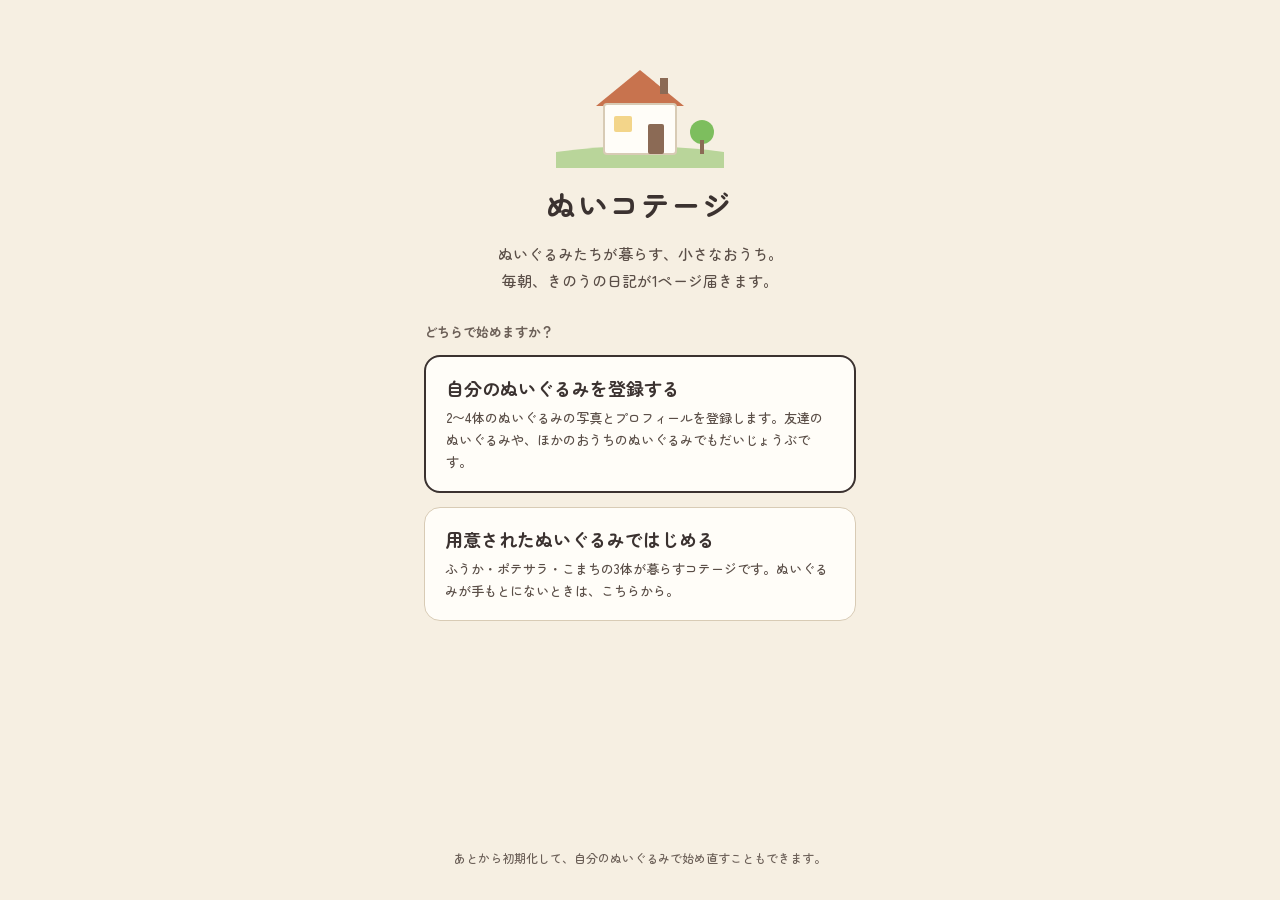
<file: index.html>
<!doctype html>
<html lang="ja">
<head>
  <meta charset="utf-8">
  <meta name="viewport" content="width=device-width, initial-scale=1, viewport-fit=cover">
  <meta name="theme-color" content="#F6EFE2">
  <title>ぬいコテージ</title>
  <link rel="manifest" href="manifest.json">
  <link rel="icon" href="icons/icon-192.png">
  <link rel="apple-touch-icon" href="icons/apple-touch-icon.png">
  <meta name="apple-mobile-web-app-capable" content="yes">
  <meta name="mobile-web-app-capable" content="yes">
  <meta name="apple-mobile-web-app-title" content="ぬいコテージ">
  <!-- 時計の部分はアプリの外（明るい帯）にする。black-translucent で絵を時計の裏まで出すと、iPhone は開くたびに
       アプリの高さを時計のぶん短くしたりしなかったりして、下に空きが出るため（2026-10-30 に iPhone 13 で確かめた）。
       製品版で Capacitor に入れるときは、StatusBar を WebView に重ねて絵を時計の裏まで出し、日付や帯は env(safe-area-inset-*) の内側に置く -->
  <meta name="apple-mobile-web-app-status-bar-style" content="default">
  <link rel="stylesheet" href="fonts/fonts.css">
  <link rel="stylesheet" href="style.css">
</head>
<body>
  <main class="app" id="app"></main>
  <script type="module" src="js/main.js"></script>
  <script>
    // 開発中（localhost）はキャッシュで古いファイルが出ないよう、Service Worker を使わない
    if ('serviceWorker' in navigator && !['localhost', '127.0.0.1'].includes(location.hostname)) {
      navigator.serviceWorker.register('sw.js');
    }
  </script>
</body>
</html>
</file>
<file: fonts/fonts.css>
/* tools/fetch-fonts.py で書き出す。手で直さない。使う文字だけを含んだ woff2 を、文字の範囲（unicode-range）ごとに読む */
@font-face {
  font-family: "Zen Maru Gothic";
  font-weight: 500;
  font-display: swap;
  src: url("zen-maru-gothic-500-1.woff2") format("woff2");
  unicode-range: U+20-7e, U+d7, U+2014, U+2026, U+2039-203a, U+2190, U+2192, U+2212, U+2460-2462, U+25cb, U+3000-3002, U+3005, U+3007, U+300c-300d, U+301c, U+3041-3096, U+30a1-30fc, U+4e00, U+4e03, U+4e09-4e0b, U+4e0d, U+4e16, U+4e18, U+4e21, U+4e26, U+4e2d, U+4e38, U+4e3b, U+4e57, U+4e71, U+4e86, U+4e88-4e89, U+4e8b-4e8c, U+4e94-4e95, U+4ea4, U+4eba, U+4eca, U+4ed5-4ed6, U+4ed8, U+4ee3, U+4ee5, U+4eee, U+4ef2, U+4ef6, U+4efb, U+4f11, U+4f1a, U+4f1d, U+4f3c, U+4f4d-4f4f, U+4f53, U+4f55, U+4f59, U+4f5c, U+4f7f, U+4f8b, U+4f9d, U+4fbf, U+4fc2, U+4fdd, U+4fe1, U+4fee, U+500d, U+5019, U+5024, U+5074, U+5076, U+5098-5099, U+50cf, U+512a, U+5143, U+5148-5149, U+5165, U+5168, U+516c, U+5171, U+5177, U+5185, U+518a, U+518d, U+5199, U+51ac, U+51b7, U+51fa, U+5206-5207, U+5217, U+521d, U+5224-5225, U+5229, U+523b, U+524a, U+524d, U+5272, U+529b, U+52a0, U+52a9, U+52b9, U+52d5, U+52dd, U+5316, U+5339-533a, U+5341, U+5348, U+534a, U+5358, U+5370, U+53bb, U+53cb, U+53cd-53ce, U+53d6-53d7, U+53e3-53e4, U+53ef-53f0, U+53f3, U+53f7, U+5404, U+5408, U+540c-540d, U+5411, U+542b, U+5438-5439, U+544a, U+5468, U+5473, U+547c, U+548c, U+54b2, U+54c1, U+54e1, U+554f, U+56db, U+56de, U+56e3, U+56f2-56f3, U+56fa, U+5712, U+571f, U+5728, U+5730, U+5742, U+5747, U+578b, U+57cb, U+5831, U+5834, U+5857, U+5897, U+58c1, U+58c7, U+58f0, U+5909, U+590f, U+5915-5916, U+591a, U+591c, U+5922, U+5927, U+5929-592b, U+592e, U+5931, U+5947, U+5965, U+597d, U+59cb, U+59ff, U+5b09, U+5b50, U+5b57-5b58, U+5b63, U+5b88-5b89, U+5b8c, U+5b9a, U+5b9f, U+5bb6, U+5bb9, U+5bc4, U+5bc6, U+5bd2, U+5bdd, U+5bf8, U+5bfe, U+5c02, U+5c0e-5c0f, U+5c11, U+5c3e, U+5c40, U+5c4a-5c4b, U+5c4f, U+5c65, U+5c71, U+5cf6, U+5ddd, U+5de3, U+5de5-5de6, U+5dee, U+5e03, U+5e2d, U+5e2f-5e30, U+5e38, U+5e3d, U+5e45, U+5e72-5e74, U+5e79, U+5e83, U+5e8a, U+5e95, U+5ea6-5ea7, U+5ead, U+5ef6, U+5f01, U+5f0f, U+5f15, U+5f31, U+5f35, U+5f37, U+5f53, U+5f62, U+5f71, U+5f79, U+5f85, U+5f8c, U+5f93, U+5fa9, U+5fc3, U+5fc5, U+5fd8, U+5fdc, U+5ff5, U+601d, U+6025, U+6027, U+606f, U+60c5, U+610f, U+611f, U+614b, U+6162-6163, U+6210, U+6226, U+6238, U+623b, U+6240, U+6249, U+624b, U+6255, U+6271, U+6295, U+6298, U+629c, U+629e, U+62bc, U+62fe, U+6301, U+6307, U+6311, U+631f, U+632f, U+6368, U+6383, U+639b, U+63a2, U+63a5, U+63a7, U+63cf, U+63db, U+63f4, U+63fa, U+64ae, U+64cd, U+652f, U+653e, U+6557, U+6559, U+6563, U+6570, U+6574-6575, U+6577, U+6587, U+6599, U+659c, U+65b0, U+65b9, U+65d7, U+65e2, U+65e5, U+65e9, U+65fa, U+660e, U+661f-6620, U+6625, U+663c, U+6642, U+6669, U+666e-666f, U+6674, U+6691, U+6696-6697, U+66ae, U+66dc, U+66f2, U+66f4, U+66f8, U+66ff-6700, U+6708-6709, U+671d, U+671f, U+6728, U+672a-672c, U+673a, U+6750, U+6761, U+6765, U+676f, U+677f, U+6795, U+679a, U+679c-679d;
}
@font-face {
  font-family: "Zen Maru Gothic";
  font-weight: 500;
  font-display: swap;
  src: url("zen-maru-gothic-500-2.woff2") format("woff2");
  unicode-range: U+67a0, U+67b6, U+67c4, U+67f1, U+6839, U+683c, U+6848, U+685c, U+6885, U+68da, U+690d, U+691c, U+697d, U+69cb, U+69d8, U+6a19, U+6a21, U+6a2a, U+6a5f, U+6b04, U+6b20-6b21, U+6b4c, U+6b62-6b63, U+6b69, U+6b74, U+6b8b, U+6bb5, U+6bcd-6bce, U+6bd4, U+6bdb, U+6c17, U+6c34, U+6c37, U+6c7a, U+6cbf, U+6cd5, U+6ce1, U+6d17, U+6d41, U+6d6e, U+6d88, U+6df1, U+6df7, U+6df9, U+6e08, U+6e21, U+6e29, U+6e2c, U+6e6f, U+6e80, U+6e90, U+6e96, U+6f22, U+6fc3, U+6fef, U+706b, U+706f, U+70b9, U+7121, U+713c, U+7167, U+71b1, U+7247-7248, U+7269, U+7279, U+72b6, U+72e9, U+72ec, U+7384, U+7387, U+7389, U+73fe, U+7406, U+7518, U+751f, U+7528, U+7531, U+753b, U+756a, U+767a-767b, U+767d, U+76ae, U+76bf, U+76db, U+76ee, U+76f4, U+76f8, U+771f-7720, U+773a, U+7740, U+77e5, U+77ed, U+77f3, U+78ba, U+793a, U+793c, U+795d, U+796d, U+79cb, U+79d2, U+79d8, U+79f0, U+79fb, U+7a2e, U+7a4d, U+7a4f, U+7a74, U+7a7a, U+7a93, U+7acb, U+7ae0, U+7aef, U+7af6, U+7b11, U+7b2c, U+7b39, U+7b52, U+7b54, U+7b97, U+7ba1, U+7bb1, U+7bc0, U+7cbe, U+7cf8, U+7d04-7d05, U+7d19, U+7d20, U+7d30, U+7d42, U+7d44, U+7d50, U+7d5e, U+7d75, U+7d9a, U+7db4, U+7dca, U+7dd1-7dd2, U+7dda, U+7de8-7de9, U+7df4, U+7e01, U+7e26, U+7e2b, U+7e2e, U+7f6e, U+7f72, U+7f8e, U+7fbd, U+7fcc, U+7fd2, U+8003, U+8005, U+8033, U+805e, U+8074, U+8089, U+80a2, U+80b2, U+80cc, U+80fd, U+81ea, U+81f4, U+821e-821f, U+826f, U+8272, U+828b, U+829d, U+82b1, U+82bd, U+82e5-82e6, U+82f1, U+8336, U+8349, U+83d3, U+83dc, U+843d, U+8449, U+8584, U+866b, U+8759, U+8760, U+884c, U+8863, U+8868, U+888b, U+88c5, U+88cf, U+88dc, U+88fd, U+8907, U+8981, U+898b, U+899a, U+89a7, U+89d2, U+89e6, U+8a00, U+8a08, U+8a18, U+8a2a, U+8a2d, U+8a31, U+8a5e, U+8a66, U+8a70-8a71, U+8a8d, U+8a95, U+8a98, U+8aac-8aad, U+8ab0, U+8abf, U+8ac7, U+8ae6, U+8b58, U+8b66, U+8c46, U+8c61, U+8ca0, U+8cac, U+8cbc, U+8d64, U+8d70, U+8d77, U+8d85, U+8d8a, U+8db3, U+8df3, U+8e0a, U+8e74, U+8eab, U+8ed2, U+8ee2, U+8ef8, U+8f09, U+8f2a, U+8fba, U+8fbc, U+8fce, U+8fd1, U+8fd4, U+8ff7, U+8ffd, U+9001, U+9003, U+9006, U+900f, U+9014, U+901a, U+901f, U+9031-9032, U+9045, U+904a-904b, U+904e, U+9053-9055, U+9060, U+9069, U+9078, U+907f, U+90e8, U+90ed, U+914d, U+91cd-91cf, U+91d1, U+9234, U+9262, U+9332, U+9577, U+9589, U+958b, U+9593, U+95a2, U+964d, U+9650, U+9664, U+967a, U+967d, U+968e, U+9694, U+969b, U+96a0, U+96c6, U+96e2, U+96e8, U+96f2, U+96f7, U+971c, U+9752, U+9759, U+9762, U+97f3, U+97fb, U+97ff, U+9805-9806, U+9811, U+982d, U+983c, U+984c-984d, U+9854, U+985e, U+98a8, U+98db, U+98df, U+98ef, U+98f2, U+98fe, U+9996, U+9999, U+9a5a, U+9ad8, U+9b3c, U+9b5a, U+9ce5, U+9cf4, U+9ec4, U+ff01, U+ff08-ff09, U+ff0b, U+ff0f, U+ff1a, U+ff1d, U+ff1f, U+ff5c;
}
@font-face {
  font-family: "Zen Maru Gothic";
  font-weight: 700;
  font-display: swap;
  src: url("zen-maru-gothic-700-1.woff2") format("woff2");
  unicode-range: U+20-7e, U+d7, U+2014, U+2026, U+2039-203a, U+2190, U+2192, U+2212, U+2460-2462, U+25cb, U+3000-3002, U+3005, U+3007, U+300c-300d, U+301c, U+3041-3096, U+30a1-30fc, U+4e00, U+4e03, U+4e09-4e0b, U+4e0d, U+4e16, U+4e18, U+4e21, U+4e26, U+4e2d, U+4e38, U+4e3b, U+4e57, U+4e71, U+4e86, U+4e88-4e89, U+4e8b-4e8c, U+4e94-4e95, U+4ea4, U+4eba, U+4eca, U+4ed5-4ed6, U+4ed8, U+4ee3, U+4ee5, U+4eee, U+4ef2, U+4ef6, U+4efb, U+4f11, U+4f1a, U+4f1d, U+4f3c, U+4f4d-4f4f, U+4f53, U+4f55, U+4f59, U+4f5c, U+4f7f, U+4f8b, U+4f9d, U+4fbf, U+4fc2, U+4fdd, U+4fe1, U+4fee, U+500d, U+5019, U+5024, U+5074, U+5076, U+5098-5099, U+50cf, U+512a, U+5143, U+5148-5149, U+5165, U+5168, U+516c, U+5171, U+5177, U+5185, U+518a, U+518d, U+5199, U+51ac, U+51b7, U+51fa, U+5206-5207, U+5217, U+521d, U+5224-5225, U+5229, U+523b, U+524a, U+524d, U+5272, U+529b, U+52a0, U+52a9, U+52b9, U+52d5, U+52dd, U+5316, U+5339-533a, U+5341, U+5348, U+534a, U+5358, U+5370, U+53bb, U+53cb, U+53cd-53ce, U+53d6-53d7, U+53e3-53e4, U+53ef-53f0, U+53f3, U+53f7, U+5404, U+5408, U+540c-540d, U+5411, U+542b, U+5438-5439, U+544a, U+5468, U+5473, U+547c, U+548c, U+54b2, U+54c1, U+54e1, U+554f, U+56db, U+56de, U+56e3, U+56f2-56f3, U+56fa, U+5712, U+571f, U+5728, U+5730, U+5742, U+5747, U+578b, U+57cb, U+5831, U+5834, U+5857, U+5897, U+58c1, U+58c7, U+58f0, U+5909, U+590f, U+5915-5916, U+591a, U+591c, U+5922, U+5927, U+5929-592b, U+592e, U+5931, U+5947, U+5965, U+597d, U+59cb, U+59ff, U+5b09, U+5b50, U+5b57-5b58, U+5b63, U+5b88-5b89, U+5b8c, U+5b9a, U+5b9f, U+5bb6, U+5bb9, U+5bc4, U+5bc6, U+5bd2, U+5bdd, U+5bf8, U+5bfe, U+5c02, U+5c0e-5c0f, U+5c11, U+5c3e, U+5c40, U+5c4a-5c4b, U+5c4f, U+5c65, U+5c71, U+5cf6, U+5ddd, U+5de3, U+5de5-5de6, U+5dee, U+5e03, U+5e2d, U+5e2f-5e30, U+5e38, U+5e3d, U+5e45, U+5e72-5e74, U+5e79, U+5e83, U+5e8a, U+5e95, U+5ea6-5ea7, U+5ead, U+5ef6, U+5f01, U+5f0f, U+5f15, U+5f31, U+5f35, U+5f37, U+5f53, U+5f62, U+5f71, U+5f79, U+5f85, U+5f8c, U+5f93, U+5fa9, U+5fc3, U+5fc5, U+5fd8, U+5fdc, U+5ff5, U+601d, U+6025, U+6027, U+606f, U+60c5, U+610f, U+611f, U+614b, U+6162-6163, U+6210, U+6226, U+6238, U+623b, U+6240, U+6249, U+624b, U+6255, U+6271, U+6295, U+6298, U+629c, U+629e, U+62bc, U+62fe, U+6301, U+6307, U+6311, U+631f, U+632f, U+6368, U+6383, U+639b, U+63a2, U+63a5, U+63a7, U+63cf, U+63db, U+63f4, U+63fa, U+64ae, U+64cd, U+652f, U+653e, U+6557, U+6559, U+6563, U+6570, U+6574-6575, U+6577, U+6587, U+6599, U+659c, U+65b0, U+65b9, U+65d7, U+65e2, U+65e5, U+65e9, U+65fa, U+660e, U+661f-6620, U+6625, U+663c, U+6642, U+6669, U+666e-666f, U+6674, U+6691, U+6696-6697, U+66ae, U+66dc, U+66f2, U+66f4, U+66f8, U+66ff-6700, U+6708-6709, U+671d, U+671f, U+6728, U+672a-672c, U+673a, U+6750, U+6761, U+6765, U+676f, U+677f, U+6795, U+679a, U+679c-679d;
}
@font-face {
  font-family: "Zen Maru Gothic";
  font-weight: 700;
  font-display: swap;
  src: url("zen-maru-gothic-700-2.woff2") format("woff2");
  unicode-range: U+67a0, U+67b6, U+67c4, U+67f1, U+6839, U+683c, U+6848, U+685c, U+6885, U+68da, U+690d, U+691c, U+697d, U+69cb, U+69d8, U+6a19, U+6a21, U+6a2a, U+6a5f, U+6b04, U+6b20-6b21, U+6b4c, U+6b62-6b63, U+6b69, U+6b74, U+6b8b, U+6bb5, U+6bcd-6bce, U+6bd4, U+6bdb, U+6c17, U+6c34, U+6c37, U+6c7a, U+6cbf, U+6cd5, U+6ce1, U+6d17, U+6d41, U+6d6e, U+6d88, U+6df1, U+6df7, U+6df9, U+6e08, U+6e21, U+6e29, U+6e2c, U+6e6f, U+6e80, U+6e90, U+6e96, U+6f22, U+6fc3, U+6fef, U+706b, U+706f, U+70b9, U+7121, U+713c, U+7167, U+71b1, U+7247-7248, U+7269, U+7279, U+72b6, U+72e9, U+72ec, U+7384, U+7387, U+7389, U+73fe, U+7406, U+7518, U+751f, U+7528, U+7531, U+753b, U+756a, U+767a-767b, U+767d, U+76ae, U+76bf, U+76db, U+76ee, U+76f4, U+76f8, U+771f-7720, U+773a, U+7740, U+77e5, U+77ed, U+77f3, U+78ba, U+793a, U+793c, U+795d, U+796d, U+79cb, U+79d2, U+79d8, U+79f0, U+79fb, U+7a2e, U+7a4d, U+7a4f, U+7a74, U+7a7a, U+7a93, U+7acb, U+7ae0, U+7aef, U+7af6, U+7b11, U+7b2c, U+7b39, U+7b52, U+7b54, U+7b97, U+7ba1, U+7bb1, U+7bc0, U+7cbe, U+7cf8, U+7d04-7d05, U+7d19, U+7d20, U+7d30, U+7d42, U+7d44, U+7d50, U+7d5e, U+7d75, U+7d9a, U+7db4, U+7dca, U+7dd1-7dd2, U+7dda, U+7de8-7de9, U+7df4, U+7e01, U+7e26, U+7e2b, U+7e2e, U+7f6e, U+7f72, U+7f8e, U+7fbd, U+7fcc, U+7fd2, U+8003, U+8005, U+8033, U+805e, U+8074, U+8089, U+80a2, U+80b2, U+80cc, U+80fd, U+81ea, U+81f4, U+821e-821f, U+826f, U+8272, U+828b, U+829d, U+82b1, U+82bd, U+82e5-82e6, U+82f1, U+8336, U+8349, U+83d3, U+83dc, U+843d, U+8449, U+8584, U+866b, U+8759, U+8760, U+884c, U+8863, U+8868, U+888b, U+88c5, U+88cf, U+88dc, U+88fd, U+8907, U+8981, U+898b, U+899a, U+89a7, U+89d2, U+89e6, U+8a00, U+8a08, U+8a18, U+8a2a, U+8a2d, U+8a31, U+8a5e, U+8a66, U+8a70-8a71, U+8a8d, U+8a95, U+8a98, U+8aac-8aad, U+8ab0, U+8abf, U+8ac7, U+8ae6, U+8b58, U+8b66, U+8c46, U+8c61, U+8ca0, U+8cac, U+8cbc, U+8d64, U+8d70, U+8d77, U+8d85, U+8d8a, U+8db3, U+8df3, U+8e0a, U+8e74, U+8eab, U+8ed2, U+8ee2, U+8ef8, U+8f09, U+8f2a, U+8fba, U+8fbc, U+8fce, U+8fd1, U+8fd4, U+8ff7, U+8ffd, U+9001, U+9003, U+9006, U+900f, U+9014, U+901a, U+901f, U+9031-9032, U+9045, U+904a-904b, U+904e, U+9053-9055, U+9060, U+9069, U+9078, U+907f, U+90e8, U+90ed, U+914d, U+91cd-91cf, U+91d1, U+9234, U+9262, U+9332, U+9577, U+9589, U+958b, U+9593, U+95a2, U+964d, U+9650, U+9664, U+967a, U+967d, U+968e, U+9694, U+969b, U+96a0, U+96c6, U+96e2, U+96e8, U+96f2, U+96f7, U+971c, U+9752, U+9759, U+9762, U+97f3, U+97fb, U+97ff, U+9805-9806, U+9811, U+982d, U+983c, U+984c-984d, U+9854, U+985e, U+98a8, U+98db, U+98df, U+98ef, U+98f2, U+98fe, U+9996, U+9999, U+9a5a, U+9ad8, U+9b3c, U+9b5a, U+9ce5, U+9cf4, U+9ec4, U+ff01, U+ff08-ff09, U+ff0b, U+ff0f, U+ff1a, U+ff1d, U+ff1f, U+ff5c;
}
@font-face {
  font-family: "Klee One";
  font-weight: 400;
  font-display: swap;
  src: url("klee-one-400-1.woff2") format("woff2");
  unicode-range: U+20-7e, U+d7, U+2014, U+2026, U+2039-203a, U+2190, U+2192, U+2212, U+2460-2462, U+25cb, U+3000-3002, U+3005, U+3007, U+300c-300d, U+301c, U+3041-3096, U+30a1-30fc, U+4e00, U+4e03, U+4e09-4e0b, U+4e0d, U+4e16, U+4e18, U+4e21, U+4e26, U+4e2d, U+4e38, U+4e3b, U+4e57, U+4e71, U+4e86, U+4e88-4e89, U+4e8b-4e8c, U+4e94-4e95, U+4ea4, U+4eba, U+4eca, U+4ed5-4ed6, U+4ed8, U+4ee3, U+4ee5, U+4eee, U+4ef2, U+4ef6, U+4efb, U+4f11, U+4f1a, U+4f1d, U+4f3c, U+4f4d-4f4f, U+4f53, U+4f55, U+4f59, U+4f5c, U+4f7f, U+4f8b, U+4f9d, U+4fbf, U+4fc2, U+4fdd, U+4fe1, U+4fee, U+500d, U+5019, U+5024, U+5074, U+5076, U+5098-5099, U+50cf, U+512a, U+5143, U+5148-5149, U+5165, U+5168, U+516c, U+5171, U+5177, U+5185, U+518a, U+518d, U+5199, U+51ac, U+51b7, U+51fa, U+5206-5207, U+5217, U+521d, U+5224-5225, U+5229, U+523b, U+524a, U+524d, U+5272, U+529b, U+52a0, U+52a9, U+52b9, U+52d5, U+52dd, U+5316, U+5339-533a, U+5341, U+5348, U+534a, U+5358, U+5370, U+53bb, U+53cb, U+53cd-53ce, U+53d6-53d7, U+53e3-53e4, U+53ef-53f0, U+53f3, U+53f7, U+5404, U+5408, U+540c-540d, U+5411, U+542b, U+5438-5439, U+544a, U+5468, U+5473, U+547c, U+548c, U+54b2, U+54c1, U+54e1, U+554f, U+56db, U+56de, U+56e3, U+56f2-56f3, U+56fa, U+5712, U+571f, U+5728, U+5730, U+5742, U+5747, U+578b, U+57cb, U+5831, U+5834, U+5857, U+5897, U+58c1, U+58c7, U+58f0, U+5909, U+590f, U+5915-5916, U+591a, U+591c, U+5922, U+5927, U+5929-592b, U+592e, U+5931, U+5947, U+5965, U+597d, U+59cb, U+59ff, U+5b09, U+5b50, U+5b57-5b58, U+5b63, U+5b88-5b89, U+5b8c, U+5b9a, U+5b9f, U+5bb6, U+5bb9, U+5bc4, U+5bc6, U+5bd2, U+5bdd, U+5bf8, U+5bfe, U+5c02, U+5c0e-5c0f, U+5c11, U+5c3e, U+5c40, U+5c4a-5c4b, U+5c4f, U+5c65, U+5c71, U+5cf6, U+5ddd, U+5de3, U+5de5-5de6, U+5dee, U+5e03, U+5e2d, U+5e2f-5e30, U+5e38, U+5e3d, U+5e45, U+5e72-5e74, U+5e79, U+5e83, U+5e8a, U+5e95, U+5ea6-5ea7, U+5ead, U+5ef6, U+5f01, U+5f0f, U+5f15, U+5f31, U+5f35, U+5f37, U+5f53, U+5f62, U+5f71, U+5f79, U+5f85, U+5f8c, U+5f93, U+5fa9, U+5fc3, U+5fc5, U+5fd8, U+5fdc, U+5ff5, U+601d, U+6025, U+6027, U+606f, U+60c5, U+610f, U+611f, U+614b, U+6162-6163, U+6210, U+6226, U+6238, U+623b, U+6240, U+6249, U+624b, U+6255, U+6271, U+6295, U+6298, U+629c, U+629e, U+62bc, U+62fe, U+6301, U+6307, U+6311, U+631f, U+632f, U+6368, U+6383, U+639b, U+63a2, U+63a5, U+63a7, U+63cf, U+63db, U+63f4, U+63fa, U+64ae, U+64cd, U+652f, U+653e, U+6557, U+6559, U+6563, U+6570, U+6574-6575, U+6577, U+6587, U+6599, U+659c, U+65b0, U+65b9, U+65d7, U+65e2, U+65e5, U+65e9, U+65fa, U+660e, U+661f-6620, U+6625, U+663c, U+6642, U+6669, U+666e-666f, U+6674, U+6691, U+6696-6697, U+66ae, U+66dc, U+66f2, U+66f4, U+66f8, U+66ff-6700, U+6708-6709, U+671d, U+671f, U+6728, U+672a-672c, U+673a, U+6750, U+6761, U+6765, U+676f, U+677f, U+6795, U+679a, U+679c-679d;
}
@font-face {
  font-family: "Klee One";
  font-weight: 400;
  font-display: swap;
  src: url("klee-one-400-2.woff2") format("woff2");
  unicode-range: U+67a0, U+67b6, U+67c4, U+67f1, U+6839, U+683c, U+6848, U+685c, U+6885, U+68da, U+690d, U+691c, U+697d, U+69cb, U+69d8, U+6a19, U+6a21, U+6a2a, U+6a5f, U+6b04, U+6b20-6b21, U+6b4c, U+6b62-6b63, U+6b69, U+6b74, U+6b8b, U+6bb5, U+6bcd-6bce, U+6bd4, U+6bdb, U+6c17, U+6c34, U+6c37, U+6c7a, U+6cbf, U+6cd5, U+6ce1, U+6d17, U+6d41, U+6d6e, U+6d88, U+6df1, U+6df7, U+6df9, U+6e08, U+6e21, U+6e29, U+6e2c, U+6e6f, U+6e80, U+6e90, U+6e96, U+6f22, U+6fc3, U+6fef, U+706b, U+706f, U+70b9, U+7121, U+713c, U+7167, U+71b1, U+7247-7248, U+7269, U+7279, U+72b6, U+72e9, U+72ec, U+7384, U+7387, U+7389, U+73fe, U+7406, U+7518, U+751f, U+7528, U+7531, U+753b, U+756a, U+767a-767b, U+767d, U+76ae, U+76bf, U+76db, U+76ee, U+76f4, U+76f8, U+771f-7720, U+773a, U+7740, U+77e5, U+77ed, U+77f3, U+78ba, U+793a, U+793c, U+795d, U+796d, U+79cb, U+79d2, U+79d8, U+79f0, U+79fb, U+7a2e, U+7a4d, U+7a4f, U+7a74, U+7a7a, U+7a93, U+7acb, U+7ae0, U+7aef, U+7af6, U+7b11, U+7b2c, U+7b39, U+7b52, U+7b54, U+7b97, U+7ba1, U+7bb1, U+7bc0, U+7cbe, U+7cf8, U+7d04-7d05, U+7d19, U+7d20, U+7d30, U+7d42, U+7d44, U+7d50, U+7d5e, U+7d75, U+7d9a, U+7db4, U+7dca, U+7dd1-7dd2, U+7dda, U+7de8-7de9, U+7df4, U+7e01, U+7e26, U+7e2b, U+7e2e, U+7f6e, U+7f72, U+7f8e, U+7fbd, U+7fcc, U+7fd2, U+8003, U+8005, U+8033, U+805e, U+8074, U+8089, U+80a2, U+80b2, U+80cc, U+80fd, U+81ea, U+81f4, U+821e-821f, U+826f, U+8272, U+828b, U+829d, U+82b1, U+82bd, U+82e5-82e6, U+82f1, U+8336, U+8349, U+83d3, U+83dc, U+843d, U+8449, U+8584, U+866b, U+8759, U+8760, U+884c, U+8863, U+8868, U+888b, U+88c5, U+88cf, U+88dc, U+88fd, U+8907, U+8981, U+898b, U+899a, U+89a7, U+89d2, U+89e6, U+8a00, U+8a08, U+8a18, U+8a2a, U+8a2d, U+8a31, U+8a5e, U+8a66, U+8a70-8a71, U+8a8d, U+8a95, U+8a98, U+8aac-8aad, U+8ab0, U+8abf, U+8ac7, U+8ae6, U+8b58, U+8b66, U+8c46, U+8c61, U+8ca0, U+8cac, U+8cbc, U+8d64, U+8d70, U+8d77, U+8d85, U+8d8a, U+8db3, U+8df3, U+8e0a, U+8e74, U+8eab, U+8ed2, U+8ee2, U+8ef8, U+8f09, U+8f2a, U+8fba, U+8fbc, U+8fce, U+8fd1, U+8fd4, U+8ff7, U+8ffd, U+9001, U+9003, U+9006, U+900f, U+9014, U+901a, U+901f, U+9031-9032, U+9045, U+904a-904b, U+904e, U+9053-9055, U+9060, U+9069, U+9078, U+907f, U+90e8, U+90ed, U+914d, U+91cd-91cf, U+91d1, U+9234, U+9262, U+9332, U+9577, U+9589, U+958b, U+9593, U+95a2, U+964d, U+9650, U+9664, U+967a, U+967d, U+968e, U+9694, U+969b, U+96a0, U+96c6, U+96e2, U+96e8, U+96f2, U+96f7, U+971c, U+9752, U+9759, U+9762, U+97f3, U+97fb, U+97ff, U+9805-9806, U+9811, U+982d, U+983c, U+984c-984d, U+9854, U+985e, U+98a8, U+98db, U+98df, U+98ef, U+98f2, U+98fe, U+9996, U+9999, U+9a5a, U+9ad8, U+9b3c, U+9b5a, U+9ce5, U+9cf4, U+9ec4, U+ff01, U+ff08-ff09, U+ff0b, U+ff0f, U+ff1a, U+ff1d, U+ff1f, U+ff5c;
}
@font-face {
  font-family: "Klee One";
  font-weight: 600;
  font-display: swap;
  src: url("klee-one-600-1.woff2") format("woff2");
  unicode-range: U+20-7e, U+d7, U+2014, U+2026, U+2039-203a, U+2190, U+2192, U+2212, U+2460-2462, U+25cb, U+3000-3002, U+3005, U+3007, U+300c-300d, U+301c, U+3041-3096, U+30a1-30fc, U+4e00, U+4e03, U+4e09-4e0b, U+4e0d, U+4e16, U+4e18, U+4e21, U+4e26, U+4e2d, U+4e38, U+4e3b, U+4e57, U+4e71, U+4e86, U+4e88-4e89, U+4e8b-4e8c, U+4e94-4e95, U+4ea4, U+4eba, U+4eca, U+4ed5-4ed6, U+4ed8, U+4ee3, U+4ee5, U+4eee, U+4ef2, U+4ef6, U+4efb, U+4f11, U+4f1a, U+4f1d, U+4f3c, U+4f4d-4f4f, U+4f53, U+4f55, U+4f59, U+4f5c, U+4f7f, U+4f8b, U+4f9d, U+4fbf, U+4fc2, U+4fdd, U+4fe1, U+4fee, U+500d, U+5019, U+5024, U+5074, U+5076, U+5098-5099, U+50cf, U+512a, U+5143, U+5148-5149, U+5165, U+5168, U+516c, U+5171, U+5177, U+5185, U+518a, U+518d, U+5199, U+51ac, U+51b7, U+51fa, U+5206-5207, U+5217, U+521d, U+5224-5225, U+5229, U+523b, U+524a, U+524d, U+5272, U+529b, U+52a0, U+52a9, U+52b9, U+52d5, U+52dd, U+5316, U+5339-533a, U+5341, U+5348, U+534a, U+5358, U+5370, U+53bb, U+53cb, U+53cd-53ce, U+53d6-53d7, U+53e3-53e4, U+53ef-53f0, U+53f3, U+53f7, U+5404, U+5408, U+540c-540d, U+5411, U+542b, U+5438-5439, U+544a, U+5468, U+5473, U+547c, U+548c, U+54b2, U+54c1, U+54e1, U+554f, U+56db, U+56de, U+56e3, U+56f2-56f3, U+56fa, U+5712, U+571f, U+5728, U+5730, U+5742, U+5747, U+578b, U+57cb, U+5831, U+5834, U+5857, U+5897, U+58c1, U+58c7, U+58f0, U+5909, U+590f, U+5915-5916, U+591a, U+591c, U+5922, U+5927, U+5929-592b, U+592e, U+5931, U+5947, U+5965, U+597d, U+59cb, U+59ff, U+5b09, U+5b50, U+5b57-5b58, U+5b63, U+5b88-5b89, U+5b8c, U+5b9a, U+5b9f, U+5bb6, U+5bb9, U+5bc4, U+5bc6, U+5bd2, U+5bdd, U+5bf8, U+5bfe, U+5c02, U+5c0e-5c0f, U+5c11, U+5c3e, U+5c40, U+5c4a-5c4b, U+5c4f, U+5c65, U+5c71, U+5cf6, U+5ddd, U+5de3, U+5de5-5de6, U+5dee, U+5e03, U+5e2d, U+5e2f-5e30, U+5e38, U+5e3d, U+5e45, U+5e72-5e74, U+5e79, U+5e83, U+5e8a, U+5e95, U+5ea6-5ea7, U+5ead, U+5ef6, U+5f01, U+5f0f, U+5f15, U+5f31, U+5f35, U+5f37, U+5f53, U+5f62, U+5f71, U+5f79, U+5f85, U+5f8c, U+5f93, U+5fa9, U+5fc3, U+5fc5, U+5fd8, U+5fdc, U+5ff5, U+601d, U+6025, U+6027, U+606f, U+60c5, U+610f, U+611f, U+614b, U+6162-6163, U+6210, U+6226, U+6238, U+623b, U+6240, U+6249, U+624b, U+6255, U+6271, U+6295, U+6298, U+629c, U+629e, U+62bc, U+62fe, U+6301, U+6307, U+6311, U+631f, U+632f, U+6368, U+6383, U+639b, U+63a2, U+63a5, U+63a7, U+63cf, U+63db, U+63f4, U+63fa, U+64ae, U+64cd, U+652f, U+653e, U+6557, U+6559, U+6563, U+6570, U+6574-6575, U+6577, U+6587, U+6599, U+659c, U+65b0, U+65b9, U+65d7, U+65e2, U+65e5, U+65e9, U+65fa, U+660e, U+661f-6620, U+6625, U+663c, U+6642, U+6669, U+666e-666f, U+6674, U+6691, U+6696-6697, U+66ae, U+66dc, U+66f2, U+66f4, U+66f8, U+66ff-6700, U+6708-6709, U+671d, U+671f, U+6728, U+672a-672c, U+673a, U+6750, U+6761, U+6765, U+676f, U+677f, U+6795, U+679a, U+679c-679d;
}
@font-face {
  font-family: "Klee One";
  font-weight: 600;
  font-display: swap;
  src: url("klee-one-600-2.woff2") format("woff2");
  unicode-range: U+67a0, U+67b6, U+67c4, U+67f1, U+6839, U+683c, U+6848, U+685c, U+6885, U+68da, U+690d, U+691c, U+697d, U+69cb, U+69d8, U+6a19, U+6a21, U+6a2a, U+6a5f, U+6b04, U+6b20-6b21, U+6b4c, U+6b62-6b63, U+6b69, U+6b74, U+6b8b, U+6bb5, U+6bcd-6bce, U+6bd4, U+6bdb, U+6c17, U+6c34, U+6c37, U+6c7a, U+6cbf, U+6cd5, U+6ce1, U+6d17, U+6d41, U+6d6e, U+6d88, U+6df1, U+6df7, U+6df9, U+6e08, U+6e21, U+6e29, U+6e2c, U+6e6f, U+6e80, U+6e90, U+6e96, U+6f22, U+6fc3, U+6fef, U+706b, U+706f, U+70b9, U+7121, U+713c, U+7167, U+71b1, U+7247-7248, U+7269, U+7279, U+72b6, U+72e9, U+72ec, U+7384, U+7387, U+7389, U+73fe, U+7406, U+7518, U+751f, U+7528, U+7531, U+753b, U+756a, U+767a-767b, U+767d, U+76ae, U+76bf, U+76db, U+76ee, U+76f4, U+76f8, U+771f-7720, U+773a, U+7740, U+77e5, U+77ed, U+77f3, U+78ba, U+793a, U+793c, U+795d, U+796d, U+79cb, U+79d2, U+79d8, U+79f0, U+79fb, U+7a2e, U+7a4d, U+7a4f, U+7a74, U+7a7a, U+7a93, U+7acb, U+7ae0, U+7aef, U+7af6, U+7b11, U+7b2c, U+7b39, U+7b52, U+7b54, U+7b97, U+7ba1, U+7bb1, U+7bc0, U+7cbe, U+7cf8, U+7d04-7d05, U+7d19, U+7d20, U+7d30, U+7d42, U+7d44, U+7d50, U+7d5e, U+7d75, U+7d9a, U+7db4, U+7dca, U+7dd1-7dd2, U+7dda, U+7de8-7de9, U+7df4, U+7e01, U+7e26, U+7e2b, U+7e2e, U+7f6e, U+7f72, U+7f8e, U+7fbd, U+7fcc, U+7fd2, U+8003, U+8005, U+8033, U+805e, U+8074, U+8089, U+80a2, U+80b2, U+80cc, U+80fd, U+81ea, U+81f4, U+821e-821f, U+826f, U+8272, U+828b, U+829d, U+82b1, U+82bd, U+82e5-82e6, U+82f1, U+8336, U+8349, U+83d3, U+83dc, U+843d, U+8449, U+8584, U+866b, U+8759, U+8760, U+884c, U+8863, U+8868, U+888b, U+88c5, U+88cf, U+88dc, U+88fd, U+8907, U+8981, U+898b, U+899a, U+89a7, U+89d2, U+89e6, U+8a00, U+8a08, U+8a18, U+8a2a, U+8a2d, U+8a31, U+8a5e, U+8a66, U+8a70-8a71, U+8a8d, U+8a95, U+8a98, U+8aac-8aad, U+8ab0, U+8abf, U+8ac7, U+8ae6, U+8b58, U+8b66, U+8c46, U+8c61, U+8ca0, U+8cac, U+8cbc, U+8d64, U+8d70, U+8d77, U+8d85, U+8d8a, U+8db3, U+8df3, U+8e0a, U+8e74, U+8eab, U+8ed2, U+8ee2, U+8ef8, U+8f09, U+8f2a, U+8fba, U+8fbc, U+8fce, U+8fd1, U+8fd4, U+8ff7, U+8ffd, U+9001, U+9003, U+9006, U+900f, U+9014, U+901a, U+901f, U+9031-9032, U+9045, U+904a-904b, U+904e, U+9053-9055, U+9060, U+9069, U+9078, U+907f, U+90e8, U+90ed, U+914d, U+91cd-91cf, U+91d1, U+9234, U+9262, U+9332, U+9577, U+9589, U+958b, U+9593, U+95a2, U+964d, U+9650, U+9664, U+967a, U+967d, U+968e, U+9694, U+969b, U+96a0, U+96c6, U+96e2, U+96e8, U+96f2, U+96f7, U+971c, U+9752, U+9759, U+9762, U+97f3, U+97fb, U+97ff, U+9805-9806, U+9811, U+982d, U+983c, U+984c-984d, U+9854, U+985e, U+98a8, U+98db, U+98df, U+98ef, U+98f2, U+98fe, U+9996, U+9999, U+9a5a, U+9ad8, U+9b3c, U+9b5a, U+9ce5, U+9cf4, U+9ec4, U+ff01, U+ff08-ff09, U+ff0b, U+ff0f, U+ff1a, U+ff1d, U+ff1f, U+ff5c;
}
</file>
<file: style.css>
/* フォントの @font-face は fonts/fonts.css（tools/fetch-fonts.py が、使う文字だけを含んだ woff2 と一緒に書き出す） */

:root {
  --paper: #FFFDF8;
  --bg: #F6EFE2;
  --ink: #3B3230;
  --ink-soft: #6B5F57;
  --hanko: #B23A2E;
  --ui: "Zen Maru Gothic", "Hiragino Maru Gothic ProN", sans-serif;
  --hand: "Klee One", "Hiragino Mincho ProN", serif;
}

* { box-sizing: border-box; }

html, body {
  margin: 0;
  height: 100%;
  background: var(--bg);
  color: var(--ink);
  font-family: var(--ui);
  font-weight: 500;
  overscroll-behavior: none;
  -webkit-tap-highlight-color: transparent;
}

button {
  font: inherit;
  color: inherit;
}

/* 画面いっぱい（アプリを描ける範囲の上下にくっつける） */
.app {
  position: fixed;
  top: 0;
  bottom: 0;
  left: 0;
  right: 0;
  max-width: 480px;
  margin: 0 auto;
  overflow: hidden;
}

/* ---- 島 ---- */

.island {
  position: absolute;
  inset: 0;
  background: #cfe3ec;
  container-type: size; /* 絵の大きさを、この入れ物の高さ（cqh）で決める */
}
.island.is-night { background: #232a46; }

/* 島の絵と、絵に合わせて置くもの（太陽を隠す雲）を、絵と同じ縦横比の入れ物に入れる。
   画面いっぱいに広げ（cover と同じ）、下のはしを画面の下にそろえる（帯の上のはしを絵の y 1370 にするため。js/places.js の BAND_TOP）。
   ただし空の上のはしは、絵の y 94 までしか隠さない（日付と天気の表示が屋根にかからないように。TOP_UI）。
   390×797（iPhone 13 をホーム画面から開き、時計の帯を除いた高さ）で、ちょうど両方がそろう */
.island-stage {
  position: absolute;
  top: min(0px, max(calc(100cqh - 100cqw * 1688 / 780), calc(-94 / 780 * 100cqw)));
  left: 50%;
  transform: translateX(-50%);
  width: max(100%, calc(100cqh * 780 / 1688));
  aspect-ratio: 780 / 1688;
}
.island-bg {
  display: block;
  width: 100%;
  height: 100%;
}
/* 公園の木だけの絵（背景の絵の木と同じ位置）。奥の段の子より手前に重ねる（island.js の spritesHtml） */
.island-tree {
  position: absolute;
  inset: 0;
  width: 100%;
  height: 100%;
  pointer-events: none;
}
.island-tint {
  position: absolute;
  inset: 0;
}

/* キャラの切り抜き。昼はときどき「ぴょこ、ぴょこ」と2回跳ねて、しばらく止まる。
   寝る時間はベッドで寝ているので跳ねず、寝息のように小さく揺れる（「zzz」は昼と同じように跳ねる）。
   跳ねる高さは切り抜きの高さに対する割合なので、--hop で倍率をかけて、どの切り抜きでもほぼ同じ高さにする */
.sprite {
  position: absolute;
  transform-origin: 50% 100%;
  animation: hop var(--dur, 4.5s) var(--delay, 0s) infinite;
  transition: opacity 0.2s ease-out;
}
/* 登録した子の写真は、読み込めてからふわっと出す（island.js） */
.sprite.is-loading { opacity: 0; }
/* 背景が透明でない写真は、白いふちとうすい影で、シールや写真のプリントのように見せる。
   ふちは写真の枠の内側に付けるので、足もとの点と大きさは切り抜き写真と変わらない */
.sprite.is-print,
.reg-stage-nui.is-print {
  box-sizing: border-box;
  border: 5px solid #fff;
  object-fit: cover;
  box-shadow: 0 2px 6px rgba(59, 50, 48, 0.28);
}
/* 寝る時間（22〜6時）：2段ベッドで、正面向きの写真を掛け布団から出して寝ている（island-life.js の sleepScene）。
   跳ねずに、寝息のように小さくふくらむ。部屋はスタンドだけなので暗くする */
.sprite.is-asleep {
  animation: breathe 4.2s var(--delay, 0s) ease-in-out infinite;
  --tone: brightness(0.62) sepia(0.2);
  filter: var(--tone);
}
@keyframes breathe {
  0%, 100% { transform: scaleY(1); }
  50% { transform: scaleY(1.03); }
}
/* 掛け布団（ぬいの写真より手前。island-life.js の bedCover）。部屋の暗さに合わせる */
.bed-cover {
  position: absolute;
  overflow: visible;
  filter: brightness(0.62) sepia(0.2);
}
/* 夜（19〜22時）に家で過ごすぬいは、昼の写真なので、暖かいあかりの部屋に合わせて少しだけ暖かくする */
.sprite.is-home-night {
  --tone: brightness(0.96) sepia(0.14);
  filter: var(--tone);
}
/* 背景が透明な切り抜き写真は、輪郭に沿った白いふちとうすい影で、シールのように見せる（背景のある写真の is-print とそろえる。11/4）。
   ふちは filter で付けるので、夜の暖かさ・寝る時間の暗さ（--tone）はそのうしろに重ねる。
   寝る時間は、ふちと影が掛け布団の下からはみ出さないよう、写真の下のはしで切る */
.sprite.is-cutout,
.reg-stage-nui.is-cutout {
  filter: drop-shadow(2px 0 0 #fff) drop-shadow(-2px 0 0 #fff) drop-shadow(0 2px 0 #fff) drop-shadow(0 -2px 0 #fff)
          drop-shadow(0 2px 3px rgba(59, 50, 48, 0.28)) var(--tone, );
}
.sprite.is-asleep.is-cutout { clip-path: inset(-12px -12px 0 -12px); }
@keyframes hop {
  0%   { transform: translateY(0) scaleY(1); animation-timing-function: ease-out; }
  5%   { transform: translateY(calc(-12% * var(--hop, 1))) scaleY(1.02); animation-timing-function: ease-in; }
  10%  { transform: translateY(0) scaleY(0.94); animation-timing-function: ease-out; }
  13%  { transform: translateY(0) scaleY(1); animation-timing-function: ease-out; }
  17%  { transform: translateY(calc(-7% * var(--hop, 1))) scaleY(1.01); animation-timing-function: ease-in; }
  21%  { transform: translateY(0) scaleY(0.96); animation-timing-function: ease-out; }
  24%, 100% { transform: translateY(0) scaleY(1); }
}
@media (prefers-reduced-motion: reduce) {
  .sprite { animation: none; }
}

/* くもり：太陽に雲を半分かけ、画面全体は暗くせず白っぽいもやを薄くかける */
.sun-cloud {
  position: absolute;
  left: 46%;   /* 太陽（絵の 480,146）の前に置く。日付と天気の表示と屋根にかからないように */
  top: 6%;
  width: 22%;
  fill: #eeece8;
  filter: drop-shadow(0 3px 4px rgba(90, 100, 110, 0.18));
}
.tint-cloudy { background: rgba(232, 236, 240, 0.22); }
/* 朝：上から薄い朝の色 */
.tint-morning {
  background: linear-gradient(to bottom, rgba(255, 214, 170, 0.35), rgba(255, 236, 200, 0.12) 60%, rgba(255, 236, 200, 0));
}
/* 夕方：夕焼けの色を重ねる */
.tint-evening {
  background: linear-gradient(to bottom, rgba(255, 138, 40, 0.55), rgba(255, 168, 70, 0.35) 45%, rgba(240, 140, 70, 0.25));
  mix-blend-mode: multiply;
}

/* iPhone はステータスバーの下がぼかされるので、そこから少し離して置く（絵の y 200 まで。js/places.js の TOP_UI） */
.island-top {
  position: absolute;
  top: calc(env(safe-area-inset-top, 0px) + 20px);
  left: 12px;
  right: 12px;
  display: flex;
  justify-content: space-between;
  align-items: flex-start;
}

.chip {
  display: flex;
  align-items: center;
  gap: 6px;
  padding: 6px 12px;
  border-radius: 999px;
  background: rgba(255, 253, 248, 0.82);
  box-shadow: 0 1px 4px rgba(59, 50, 48, 0.12);
  font-size: 14px;
  line-height: 1.3;
  -webkit-backdrop-filter: blur(4px);
  backdrop-filter: blur(4px);
}
.is-night .chip {
  background: rgba(30, 36, 64, 0.72);
  color: #f3ead6;
}
.island-time {
  font-weight: 700;
  font-variant-numeric: tabular-nums;
}
/* 右上：天気と、その下に BGM のボタン（docs/SPEC.md「BGM」） */
.island-top-right {
  display: flex;
  flex-direction: column;
  align-items: flex-end;
  gap: 8px;
}
.island-bgm {
  padding: 7px;
  border: none;
  color: inherit;
  font: inherit;
  cursor: pointer;
}
.weather-icon {
  width: 18px;
  height: 18px;
  fill: none;
  stroke: currentColor;
  stroke-width: 1.8;
  stroke-linecap: round;
  stroke-linejoin: round;
}

/* 下の部分：未読の案内の帯と、その下に「読み返し」「記録」 */
.island-bottom {
  position: absolute;
  left: 12px;
  right: 12px;
  bottom: max(16px, env(safe-area-inset-bottom));
  display: flex;
  flex-direction: column;
  gap: 10px;
}

/* 未読の案内の帯 */
.island-band {
  display: flex;
  align-items: center;
  gap: 10px;
  padding: 12px 12px 12px 16px;
  border-radius: 16px;
  background: rgba(255, 253, 248, 0.94);
  box-shadow: 0 4px 16px rgba(59, 50, 48, 0.18);
  animation: band-in 0.4s ease-out 0.2s both;
}
.band-text { flex: 1; min-width: 0; }
.band-text p { margin: 0; }
.band-title {
  font-size: 14px;
  font-weight: 700;
  white-space: nowrap;
}
.avatar {
  width: 24px;
  height: 24px;
  border-radius: 50%;
  object-fit: cover;
  background: var(--bg);
  border: 1.5px solid #fff;
  box-shadow: 0 0 0 1px rgba(59, 50, 48, 0.12);
}
.band-go {
  flex: none;
  padding: 10px 18px;
  border: none;
  border-radius: 999px;
  background: var(--hanko);
  color: #fff;
  font-weight: 700;
  font-size: 15px;
  cursor: pointer;
}
@keyframes band-in { from { opacity: 0; transform: translateY(12px); } }

/* 読み返し・記録のボタン（いつも出しておく） */
.island-nav {
  display: flex;
  gap: 10px;
}
.island-nav button {
  flex: 1;
  height: 48px;
  border: none;
  border-radius: 999px;
  background: rgba(255, 253, 248, 0.88);
  box-shadow: 0 1px 4px rgba(59, 50, 48, 0.14);
  font-size: 15px;
  font-weight: 700;
  color: var(--ink);
  cursor: pointer;
  -webkit-backdrop-filter: blur(4px);
  backdrop-filter: blur(4px);
}
.is-night .island-nav button { background: rgba(30, 36, 64, 0.72); color: #f3ead6; }

/* ---- 島以外の画面の共通部分 ---- */

.screen-head {
  display: flex;
  align-items: center;
  justify-content: center;
  min-height: 44px;
}
/* 戻るボタンは、指が届きやすい画面の下に置く */
.home-btn {
  flex: 1;
  max-width: 220px;
  height: 48px;
  border: none;
  border-radius: 999px;
  background: var(--paper);
  box-shadow: 0 1px 4px rgba(59, 50, 48, 0.12);
  font-size: 15px;
  font-weight: 700;
  color: var(--ink);
  cursor: pointer;
}
.bottom-bar {
  flex: none;
  display: flex;
  justify-content: center;
  padding-top: 10px;
}

/* ---- 日記 ---- */

.diary {
  position: absolute;
  inset: 0;
  display: flex;
  flex-direction: column;
  gap: 8px;
  padding: max(8px, env(safe-area-inset-top)) 16px max(12px, env(safe-area-inset-bottom));
  background: var(--bg);
}

/* 本。紙は左端を綴じ目にして横にめくれる */
.book {
  position: relative;
  flex: 1;
  min-height: 0;
  perspective: 1800px;
}
.paper {
  position: absolute;
  inset: 0;
  display: flex;
  flex-direction: column;
  background: var(--paper);
  border-radius: 3px 8px 8px 3px;
  box-shadow: 0 2px 10px rgba(59, 50, 48, 0.12);
  transform-origin: left center;
  backface-visibility: hidden;
  touch-action: pan-y; /* 縦はスクロール、横はめくる */
  will-change: transform;
}
/* 綴じ目の影 */
.paper::before {
  content: "";
  position: absolute;
  top: 0;
  bottom: 0;
  left: 0;
  width: 18px;
  border-radius: 3px 0 0 3px;
  background: linear-gradient(to right, rgba(59, 50, 48, 0.12), rgba(59, 50, 48, 0));
  pointer-events: none;
}
/* めくっている紙は、角度に合わせて少し暗くする */
.paper::after {
  content: "";
  position: absolute;
  inset: 0;
  border-radius: inherit;
  background: rgba(59, 50, 48, 0.25);
  opacity: var(--shade, 0);
  pointer-events: none;
}

.diary-head {
  display: flex;
  align-items: center;
  justify-content: center;
  min-height: 32px;
}
.diary-nav {
  flex: none;
  display: flex;
  align-items: center;
  justify-content: space-between;
  gap: 12px;
}
.nav-btn {
  width: 56px;
  height: 48px;
  border: none;
  border-radius: 999px;
  background: var(--paper);
  box-shadow: 0 1px 4px rgba(59, 50, 48, 0.12);
  font-size: 26px;
  line-height: 1;
  cursor: pointer;
}
.nav-btn:disabled { opacity: 0.3; cursor: default; }
.diary-unread {
  font-size: 13px;
  color: var(--ink-soft);
}

.paper-scroll {
  flex: 1;
  display: flex;
  flex-direction: column;
  overflow-y: auto;
  padding: 18px 22px 16px 28px;
}

.paper-head {
  display: flex;
  align-items: baseline;
  justify-content: space-between;
  color: var(--ink-soft);
}
.paper-date {
  font-size: 20px;
  font-weight: 700;
  color: var(--ink);
}
.paper-date small { font-size: 14px; font-weight: 500; }
.paper-weather {
  display: flex;
  align-items: center;
  gap: 4px;
  font-size: 14px;
}

.paper-title {
  margin: 18px 0 10px;
  font-family: var(--hand);
  font-weight: 600;
  font-size: 22px;
  line-height: 1.4;
}
.paper-body {
  margin: 0;
  font-family: var(--hand);
  font-size: 17px;
  line-height: 2;
  letter-spacing: 0.02em;
}

/* スナップ写真はポラロイド風 */
.polaroid {
  align-self: center;
  width: min(78%, 280px);
  margin: 18px 0 4px;
  padding: 8px 8px 0;
  background: #fff;
  box-shadow: 0 2px 8px rgba(59, 50, 48, 0.18);
  transform: rotate(-2deg);
}
.polaroid img {
  display: block;
  width: 100%;
  aspect-ratio: 4 / 3;
  object-fit: cover;
}
.polaroid figcaption {
  padding: 8px 2px 10px;
  font-family: var(--hand);
  font-size: 13px;
  text-align: center;
  color: var(--ink-soft);
}

.paper-foot {
  margin-top: auto;
  padding-top: 16px;
  display: flex;
  flex-wrap: wrap;
  align-items: center;
  justify-content: space-between;
  gap: 6px 8px;
}

/* お気に入り（管理人さんの印） */
.heart {
  width: 22px;
  height: 22px;
  fill: none;
  stroke: currentColor;
  stroke-width: 1.8;
  stroke-linejoin: round;
}
.fav-btn {
  display: flex;
  align-items: center;
  gap: 6px;
  padding: 8px 12px 8px 8px;
  border: 1px solid #ebe1cf;
  border-radius: 999px;
  background: none;
  font-size: 13px;
  color: var(--ink-soft);
  cursor: pointer;
}
.fav-btn.is-on {
  border-color: rgba(178, 58, 46, 0.35);
  color: var(--hanko);
}
.fav-btn.is-on .heart {
  fill: var(--hanko);
  animation: heart-pop 0.3s ease-out;
}
@keyframes heart-pop {
  from { transform: scale(0.6); }
  60% { transform: scale(1.25); }
}
@keyframes fade-in { from { opacity: 0; } }

.paper-writer {
  flex: none;
  white-space: nowrap;
  display: flex;
  align-items: center;
  gap: 8px;
  font-size: 15px;
}
.avatar-lg { width: 36px; height: 36px; }

/* 届いている最後の日記のあと */
.paper-end {
  align-items: center;
  justify-content: center;
  gap: 24px;
  font-size: 17px;
  color: var(--ink-soft);
}
.paper-end p { margin: 0; }
.end-back {
  padding: 10px 24px;
  border: none;
  border-radius: 999px;
  background: var(--hanko);
  color: #fff;
  font-size: 15px;
  font-weight: 700;
  cursor: pointer;
}

/* ---- 読み返し・記録 ---- */

.screen {
  position: absolute;
  inset: 0;
  display: flex;
  flex-direction: column;
  padding: max(8px, env(safe-area-inset-top)) 16px max(12px, env(safe-area-inset-bottom));
  background: var(--bg);
}
/* 中身だけをスクロールし、下の戻るボタンは動かさない */
.screen-body {
  flex: 1;
  min-height: 0;
  display: flex;
  flex-direction: column;
  overflow-y: auto;
}
.screen-title {
  margin: 0;
  font-size: 17px;
  font-weight: 700;
}
.screen-empty {
  margin-top: 40%;
  text-align: center;
  color: var(--ink-soft);
}

/* 読み返し（カレンダー） */
.cal-bar {
  display: flex;
  align-items: center;
  justify-content: space-between;
  margin: 4px 0 10px;
}
.cal-mode {
  display: flex;
  padding: 3px;
  border-radius: 999px;
  background: #ece2d1;
}
.cal-mode button {
  padding: 6px 16px;
  border: none;
  border-radius: 999px;
  background: none;
  font-size: 14px;
  color: var(--ink-soft);
  cursor: pointer;
}
.cal-mode button.is-on {
  background: var(--paper);
  color: var(--ink);
  font-weight: 700;
  box-shadow: 0 1px 3px rgba(59, 50, 48, 0.12);
}
.cal-nav {
  display: flex;
  align-items: center;
  gap: 4px;
}
.cal-nav button {
  width: 36px;
  height: 36px;
  border: none;
  border-radius: 50%;
  background: none;
  font-size: 22px;
  cursor: pointer;
}
.cal-nav button:disabled { opacity: 0.25; cursor: default; }
.cal-label {
  min-width: 7.5em;
  text-align: center;
  font-weight: 700;
  font-size: 15px;
}

.cal-filters {
  display: flex;
  flex-wrap: wrap;
  gap: 6px;
  margin-bottom: 12px;
}
.chip-btn {
  display: flex;
  align-items: center;
  gap: 4px;
  padding: 5px 10px 5px 7px;
  border: 1px solid #e3d8c6;
  border-radius: 999px;
  background: var(--paper);
  font-size: 12px;
  color: var(--ink-soft);
  cursor: pointer;
}
.chip-btn .heart,
.chip-btn .camera { width: 16px; height: 16px; }
.chip-btn .avatar { width: 18px; height: 18px; border-width: 1px; }
.chip-btn.is-on {
  border-color: var(--hanko);
  background: #fbeeea;
  color: var(--hanko);
  font-weight: 700;
}
.chip-clear {
  padding: 5px 10px;
  border: none;
  background: none;
  font-size: 12px;
  color: var(--ink-soft);
  text-decoration: underline;
  cursor: pointer;
}
.camera {
  width: 14px;
  height: 14px;
  fill: none;
  stroke: currentColor;
  stroke-width: 1.8;
  stroke-linejoin: round;
}

/* 月表示 */
.cal-month {
  display: grid;
  grid-template-columns: repeat(7, 1fr);
  gap: 4px;
}
.cal-weekday {
  text-align: center;
  font-size: 11px;
  color: var(--ink-soft);
}
.cal-weekday.is-sun { color: var(--hanko); }
.cal-weekday.is-sat { color: #3d64a8; }
.cal-cell {
  position: relative;
  display: flex;
  flex-direction: column;
  align-items: center;
  gap: 2px;
  min-height: 70px;
  padding: 4px 2px;
  border: none;
  border-radius: 8px;
  background: var(--paper);
  font: inherit;
  cursor: pointer;
}
.cal-cell.is-blank { background: none; }
.cal-cell.is-empty { background: rgba(255, 253, 248, 0.45); cursor: default; }
.cal-cell.is-empty .cal-day { color: #b9ab9b; }
.cal-cell.is-today { box-shadow: inset 0 0 0 2px rgba(178, 58, 46, 0.45); }
.cal-cell.is-dim,
.week-row.is-dim { opacity: 0.3; }
.cal-day {
  align-self: flex-start;
  padding-left: 3px;
  font-size: 11px;
  font-weight: 700;
  line-height: 1;
}
.cal-cell .avatar { width: 28px; height: 28px; }
.cal-marks {
  display: flex;
  align-items: center;
  gap: 2px;
  min-height: 14px;
}
.mark-fav { color: var(--hanko); display: flex; }
.mark-fav .heart { width: 13px; height: 13px; fill: var(--hanko); }
.mark-photo { color: var(--ink-soft); display: flex; }
.mark-photo .camera { width: 13px; height: 13px; }
.mark-unread {
  padding: 0 3px;
  border-radius: 4px;
  background: var(--hanko);
  color: #fff;
  font-size: 8px;
  line-height: 13px;
}

/* 週表示 */
.cal-week {
  margin: 0;
  padding: 0;
  list-style: none;
}
.week-row {
  display: flex;
  align-items: center;
  gap: 10px;
  width: 100%;
  min-height: 56px;
  margin-bottom: 6px;
  padding: 8px 10px 8px 12px;
  border: none;
  border-radius: 10px;
  background: var(--paper);
  text-align: left;
  cursor: pointer;
}
.week-row.is-empty {
  background: rgba(255, 253, 248, 0.45);
  color: #b9ab9b;
  cursor: default;
}
.week-date {
  flex: none;
  width: 4.4em;
  font-weight: 700;
  font-size: 14px;
}
.week-date small { font-size: 11px; font-weight: 500; }
.week-main {
  flex: 1;
  min-width: 0;
  display: flex;
  flex-direction: column;
  gap: 3px;
}
.week-title {
  font-family: var(--hand);
  font-weight: 600;
  font-size: 15px;
}
.week-writer {
  display: flex;
  align-items: center;
  gap: 5px;
  font-size: 12px;
  color: var(--ink-soft);
}
.week-writer .avatar { width: 18px; height: 18px; }

/* 日付で探す */
.cal-jump {
  display: flex;
  align-items: center;
  justify-content: space-between;
  gap: 8px;
  margin-top: 14px;
  padding: 10px 12px;
  border-radius: 10px;
  background: var(--paper);
  font-size: 13px;
  color: var(--ink-soft);
}
.cal-jump label {
  display: flex;
  align-items: center;
  gap: 8px;
}
.cal-jump input {
  padding: 4px 6px;
  border: 1px solid #e3d8c6;
  border-radius: 6px;
  background: #fff;
  font: inherit;
  color: var(--ink);
}
.cal-jump button {
  padding: 6px 14px;
  border: none;
  border-radius: 999px;
  background: var(--hanko);
  color: #fff;
  font-size: 13px;
  font-weight: 700;
  cursor: pointer;
}
/* まだ日記が届いていないとき（使い始めた日）の一言 */
.cal-empty {
  margin: 4px 0 10px;
  color: var(--ink-soft);
  font-size: 14px;
  text-align: center;
}
.cal-message {
  min-height: 1.5em;
  margin: 8px 0 0;
  text-align: center;
  font-size: 13px;
  color: var(--hanko);
}

/* 記録 */
.record-lead {
  margin: 8px 4px 18px;
  font-size: 13px;
  color: var(--ink-soft);
}
/* 記録の画面の「試用の記録を見る」「ぬいぐるみ」 */
.record-more { display: flex; justify-content: center; margin-top: 8px; }
.record-more button {
  min-height: 44px;
  padding: 0 22px;
  border: 1.5px solid #D8CBB5;
  border-radius: 999px;
  background: var(--paper);
  font-size: 14px;
  font-weight: 700;
  cursor: pointer;
}
/* 記録の画面の「初期化する」。下の「コテージにもどる」と押しまちがえないよう、上のボタンの下に線で区切って置く */
.record-reset {
  display: flex;
  flex-direction: column;
  align-items: center;
  margin-top: 24px;
  padding-top: 16px;
  border-top: 1px solid #E3D8C6;
}
.record-reset-note { margin: 0; font-size: 12px; color: var(--ink-soft); }
/* BGM のクレジット（記録の画面のいちばん下。docs/SPEC.md「BGM」） */
.record-credit { margin: 28px 0 0; font-size: 11px; color: var(--ink-soft); text-align: center; }
.record-reset button {
  min-height: 44px;
  padding: 0 12px;
  border: none;
  background: none;
  font-size: 13px;
  font-weight: 700;
  color: #A8432F;
  text-decoration: underline;
  cursor: pointer;
}

/* 試用の記録（js/trial-record.js）。スクリーンショットで送るので、1ページはスクロールせずに収まる大きさにする。
   ページ分けは .tr-body の高さで測る（はみ出すかたまりは次のページへ） */
.trial { gap: 8px; }
.tr-head {
  flex: none;
  padding: 8px 12px;
  border-radius: 10px;
  background: var(--paper);
  font-size: 11px;
  line-height: 1.6;
  color: var(--ink-soft);
}
.tr-head small { font-size: 11px; }
.tr-title { display: flex; align-items: baseline; gap: 6px; font-size: 13px; color: var(--ink); }
.tr-page-no { margin-left: auto; font-size: 12px; font-weight: 700; }
.tr-body {
  flex: 1;
  min-height: 0;
  overflow: hidden;
  display: flex;
  flex-direction: column;
  gap: 10px;
}
.tr-block { flex: none; margin: 0; }
.tr-block h2 { margin: 0 0 4px; font-size: 13px; font-weight: 700; }
.tr-intro {
  padding: 8px 12px;
  border-left: 3px solid #D8CBB5;
  font-size: 12px;
  line-height: 1.6;
}
.tr-intro p { margin: 0; }
.tr-intro p + p { margin-top: 4px; }
.tr-stat {
  padding: 8px 14px;
  border-radius: 10px;
  background: var(--paper);
}
.tr-stat dt { font-size: 12px; color: var(--ink-soft); }
.tr-stat dd { margin: 0; font-size: 14px; }
.tr-stat b { font-size: 24px; margin-right: 2px; }
.tr-pct { margin-left: 4px; font-size: 14px; font-weight: 700; }
.tr-sub { display: block; font-size: 12px; color: var(--ink-soft); }
.tr-note { margin: 0 0 4px; font-size: 11px; color: var(--ink-soft); }
.tr-table {
  width: 100%;
  border-collapse: collapse;
  border-radius: 10px;
  overflow: hidden;
  background: var(--paper);
  font-size: 13px;
}
.tr-table th, .tr-table td { padding: 5px 8px; text-align: left; font-weight: 500; }
.tr-table thead th { font-size: 11px; color: var(--ink-soft); border-bottom: 1px solid #EFE6D6; }
.tr-table tbody tr + tr > * { border-top: 1px solid #F3ECDF; }
.tr-table td { font-weight: 700; white-space: nowrap; }
.tr-table small { font-size: 11px; font-weight: 500; color: var(--ink-soft); }
.tr-count td { text-align: right; }
.tr-empty { text-align: center !important; color: var(--ink-soft); font-weight: 500 !important; }
.tr-list {
  margin: 0;
  padding: 4px 14px;
  border-radius: 10px;
  background: var(--paper);
}
.tr-list > div { display: flex; justify-content: space-between; gap: 12px; padding: 5px 0; font-size: 13px; }
.tr-list > div + div { border-top: 1px solid #F3ECDF; }
.tr-list dt { color: var(--ink-soft); }
.tr-list dd { margin: 0; font-weight: 700; text-align: right; }
.tr-list small { display: block; font-size: 11px; font-weight: 500; color: var(--ink-soft); }
.tr-block > .tr-list + h2 { margin-top: 10px; }
.tr-slots { display: flex; margin: 0; border-radius: 10px; background: var(--paper); }
.tr-slots > div { flex: 1; padding: 6px 0; text-align: center; }
.tr-slots dt { font-size: 11px; color: var(--ink-soft); }
.tr-slots dd { margin: 0; font-size: 14px; font-weight: 700; }
.tr-times { margin: 0; padding: 8px 14px; border-radius: 10px; background: var(--paper); font-size: 14px; font-weight: 700; line-height: 1.8; }
.tr-send { flex: none; margin: 0; text-align: center; font-size: 11px; color: var(--ink-soft); }
.tr-nav { flex: none; display: flex; align-items: center; justify-content: space-between; gap: 8px; }
.tr-nav button {
  min-width: 88px;
  min-height: 40px;
  border: 1.5px solid #D8CBB5;
  border-radius: 999px;
  background: var(--paper);
  font-size: 14px;
  font-weight: 700;
  cursor: pointer;
}
.tr-nav button:disabled { opacity: 0.35; cursor: default; }
.tr-count-label { font-size: 13px; font-weight: 700; }
.trial .bottom-bar { padding-top: 0; }

/* ---- ぬいの登録（見本 incoming/screens/ の色・余白・大きさに合わせる）---- */

.reg-page {
  position: absolute;
  inset: 0;
  overflow-y: auto;
  display: flex;
  flex-direction: column;
  gap: 22px;
  padding: calc(env(safe-area-inset-top, 0px) + 14px) 20px calc(env(safe-area-inset-bottom, 0px) + 32px);
  background: var(--bg);
  color: var(--ink);
}
.reg-page button,
.reg-page input,
.reg-page select { font-family: inherit; }

.reg-start { gap: 28px; padding-top: calc(env(safe-area-inset-top, 0px) + 48px); padding-left: 24px; padding-right: 24px; }
.reg-hero { display: flex; flex-direction: column; align-items: center; gap: 14px; }
.reg-app-name { margin: 0; font-size: 30px; font-weight: 700; letter-spacing: 0.04em; }
.reg-lead { margin: 0; font-size: 15px; line-height: 1.8; text-align: center; color: #5A4E47; }
.reg-choices { display: flex; flex-direction: column; gap: 14px; }
.reg-label-soft { font-size: 13px; font-weight: 700; color: var(--ink-soft); }
.reg-choice {
  display: flex;
  flex-direction: column;
  gap: 6px;
  padding: 18px 20px;
  border: 1.5px solid #D8CBB5;
  border-radius: 16px;
  background: var(--paper);
  text-align: left;
  cursor: pointer;
}
.reg-choice.is-main { border: 2px solid var(--ink); }
.reg-choice:disabled { opacity: 0.6; cursor: default; }
.reg-choice-title { font-size: 18px; font-weight: 700; }
.reg-choice-note { font-size: 13px; line-height: 1.7; color: #5A4E47; }
.reg-foot-note { margin: auto 0 0; font-size: 12px; line-height: 1.7; color: var(--ink-soft); text-align: center; }

.reg-top { display: flex; justify-content: space-between; align-items: center; min-height: 44px; }
.reg-top-label { font-size: 14px; font-weight: 700; }
.reg-back {
  display: inline-flex;
  align-items: center;
  gap: 4px;
  min-height: 44px;
  padding: 0;
  border: none;
  background: none;
  font-size: 14px;
  font-weight: 700;
  cursor: pointer;
}
.reg-count { font-size: 13px; color: var(--ink-soft); }
.reg-title { margin: 0; font-size: 22px; font-weight: 700; line-height: 1.6; }
.reg-heading { display: flex; flex-direction: column; gap: 4px; }
.reg-heading .reg-title { line-height: 1.4; }

.reg-field { display: flex; flex-direction: column; gap: 6px; }
.reg-label { font-size: 14px; font-weight: 700; }
.reg-help { font-size: 12px; line-height: 1.6; color: var(--ink-soft); }
.reg-help.is-center { text-align: center; }
.reg-error { font-size: 12px; font-weight: 700; color: #A8432F; }
.reg-error:empty { display: none; }
.reg-input {
  min-height: 48px;
  padding: 0 14px;
  border: 1.5px solid #D8CBB5;
  border-radius: 12px;
  background: var(--paper);
  font-size: 16px; /* 16px より小さいと、iPhone は入力のときに画面を拡大する */
  color: var(--ink);
}
.reg-select { padding: 0 12px; }
.reg-field.has-error .reg-input { border-color: #A8432F; }
.reg-link {
  align-self: flex-start;
  min-height: 44px;
  padding: 0;
  border: none;
  background: none;
  font-size: 13px;
  font-weight: 700;
  text-decoration: underline;
  cursor: pointer;
}

.reg-photo-row { display: flex; gap: 14px; align-items: center; }
.reg-photo-box {
  flex-shrink: 0;
  display: flex;
  align-items: center;
  justify-content: center;
  width: 112px;
  height: 112px;
  border: 2px dashed #C9B99F;
  border-radius: 16px;
  background: var(--paper);
  overflow: hidden;
}
.reg-photo-box.has-photo { border-style: solid; border-color: #E4D9C6; }
.reg-photo-box img { max-width: 100%; max-height: 100%; }
.reg-field.has-error .reg-photo-box { border-color: #A8432F; }
.reg-photo-side { display: flex; flex-direction: column; gap: 8px; }
.reg-photo-side .reg-link { min-height: 0; font-size: 12px; }
.reg-pill {
  display: flex;
  align-items: center;
  justify-content: center;
  align-self: flex-start;
  min-height: 44px;
  padding: 0 18px;
  border: 1.5px solid var(--ink);
  border-radius: 999px;
  background: var(--paper);
  font-size: 14px;
  font-weight: 700;
  cursor: pointer;
}
.reg-pill input { display: none; }
.reg-how {
  padding: 10px 12px;
  border-radius: 10px;
  background: var(--paper);
  font-size: 13px;
  line-height: 1.7;
}
.reg-how p { margin: 0; }
.reg-how p + p { margin-top: 6px; }
.reg-photo-view { display: flex; flex-direction: column; gap: 6px; }
.reg-photo-view:empty { display: none; }
/* コテージの絵（780×1688）の y 800〜1440 を切り出して、ベンチの前に置く */
.reg-stage { position: relative; overflow: hidden; aspect-ratio: 780 / 640; border-radius: 12px; }
.reg-stage-bg { position: absolute; left: 0; top: calc(-800 / 640 * 100%); width: 100%; }
.reg-stage-nui { position: absolute; }

.reg-preview {
  display: flex;
  flex-direction: column;
  gap: 2px;
  padding: 10px 12px;
  border: 1px dashed #D8CBB5;
  border-radius: 10px;
  background: var(--paper);
}
.reg-preview-label { font-size: 11px; color: var(--ink-soft); }
.reg-preview-text { font-family: var(--hand); font-size: 15px; }

.reg-chips { display: flex; flex-wrap: wrap; gap: 8px; }
.reg-chip {
  min-height: 44px;
  padding: 0 14px;
  border: 1.5px solid #D8CBB5;
  border-radius: 999px;
  background: var(--paper);
  font-size: 14px;
  font-weight: 700;
  cursor: pointer;
}
.fp-chips .reg-chip { padding: 0 16px; }
.reg-chip.is-other { border-style: dashed; border-color: #C9B99F; background: transparent; }
.reg-chip[aria-pressed="true"] { border: 1.5px solid var(--ink); background: var(--ink); color: var(--paper); }

.reg-roles { display: flex; flex-direction: column; gap: 8px; }
.reg-role {
  display: flex;
  flex-direction: column;
  align-items: flex-start;
  gap: 2px;
  min-height: 56px;
  padding: 10px 14px;
  border: 1.5px solid #D8CBB5;
  border-radius: 14px;
  background: var(--paper);
  text-align: left;
  cursor: pointer;
}
.reg-role[aria-pressed="true"] { padding: 9.5px 13.5px; border: 2px solid var(--ink); background: #FFF3DF; }
.reg-role-name { font-size: 15px; font-weight: 700; }
.reg-role-note { font-size: 12px; color: #5A4E47; }

.reg-actions { display: flex; flex-direction: column; gap: 10px; margin-top: auto; }
.reg-primary {
  display: flex;
  align-items: center;
  justify-content: center;
  width: 100%;
  min-height: 52px;
  border: none;
  border-radius: 999px;
  background: var(--ink);
  color: var(--paper);
  font-size: 16px;
  font-weight: 700;
  cursor: pointer;
}
.reg-primary:disabled { opacity: 0.35; cursor: default; }

.reg-list { gap: 20px; padding-bottom: calc(env(safe-area-inset-bottom, 0px) + 28px); }
.reg-nuis { display: flex; flex-direction: column; gap: 10px; }
.reg-nui {
  display: flex;
  align-items: center;
  gap: 12px;
  padding: 12px 14px;
  border: 1.5px solid #E4D9C6;
  border-radius: 16px;
  background: var(--paper);
}
.reg-nui-photo {
  flex-shrink: 0;
  display: flex;
  align-items: center;
  justify-content: center;
  width: 52px;
  height: 52px;
  border-radius: 999px;
  background: #F1E6D3;
  overflow: hidden;
  font-size: 12px;
  color: var(--ink-soft);
}
.reg-nui-photo img { width: 100%; height: 100%; object-fit: contain; }
.reg-nui-text { flex-grow: 1; display: flex; flex-direction: column; gap: 2px; min-width: 0; }
.reg-nui-name { font-size: 16px; font-weight: 700; }
.reg-nui-sub { font-size: 12px; color: #5A4E47; }
.reg-nui .reg-link { align-self: center; text-decoration: none; }
.reg-add {
  display: flex;
  align-items: center;
  justify-content: center;
  gap: 6px;
  min-height: 52px;
  border: 1.5px dashed #C9B99F;
  border-radius: 16px;
  background: none;
  font-size: 14px;
  font-weight: 700;
  cursor: pointer;
}

.reg-edit { gap: 18px; padding-bottom: calc(env(safe-area-inset-bottom, 0px) + 28px); }
.reg-edit-head { display: flex; align-items: center; gap: 14px; }
.reg-edit-head .reg-title { line-height: 1.4; }
.reg-nui-photo.is-lg { width: 72px; height: 72px; }
.reg-notice { padding: 12px 14px; border-radius: 12px; background: #FFF3DF; font-size: 13px; line-height: 1.7; }
.reg-rows { display: flex; flex-direction: column; border: 1.5px solid #E4D9C6; border-radius: 16px; background: var(--paper); }
.reg-row { display: flex; align-items: center; min-height: 52px; padding: 0 16px; border-bottom: 1px solid #EFE6D6; }
.reg-row:last-child { border-bottom: none; }
.reg-row-label { flex-shrink: 0; width: 110px; font-size: 13px; color: var(--ink-soft); }
.reg-row-value { flex-grow: 1; min-width: 0; font-size: 15px; }
.reg-row-go { min-height: 44px; padding: 0 0 0 8px; border: none; background: transparent; font-size: 13px; font-weight: 700; cursor: pointer; }
.reg-actions.is-center { align-items: center; gap: 8px; }
.reg-danger {
  width: 100%;
  min-height: 48px;
  border: 1.5px solid #A8432F;
  border-radius: 999px;
  background: none;
  color: #A8432F;
  font-size: 15px;
  font-weight: 700;
  cursor: pointer;
}
.reg-danger:disabled { opacity: 0.4; cursor: default; }

/* 削除の確認（編集の画面の上に重ねる） */
.reg-dlg-back {
  position: absolute;
  inset: 0;
  z-index: 10;
  display: flex;
  align-items: center;
  justify-content: center;
  padding: 24px;
  background: rgba(70, 56, 50, 0.62);
  animation: fade-in 0.15s ease-out;
}
.reg-dlg {
  display: flex;
  flex-direction: column;
  gap: 16px;
  width: 100%;
  padding: 26px 22px 20px;
  border-radius: 20px;
  background: var(--paper);
  box-shadow: 0 12px 28px rgba(40, 30, 20, 0.28);
}
.reg-dlg-title { margin: 0; font-size: 20px; font-weight: 700; line-height: 1.5; }
.reg-dlg-list { display: flex; flex-direction: column; gap: 8px; margin: 0; padding-left: 20px; font-size: 14px; line-height: 1.7; }
.reg-dlg-text { margin: 0; font-size: 14px; line-height: 1.7; }
.reg-dlg-actions { display: flex; flex-direction: column; gap: 10px; margin-top: 4px; }
.reg-dlg-danger,
.reg-dlg-cancel {
  min-height: 50px;
  border-radius: 999px;
  font-size: 15px;
  font-weight: 700;
  cursor: pointer;
}
.reg-dlg-danger { border: none; background: #A8432F; color: var(--paper); }
.reg-dlg-cancel { border: 1.5px solid var(--ink); background: none; }

.reg-done {
  align-items: center;
  justify-content: center;
  gap: 24px;
  padding-left: 28px;
  padding-right: 28px;
  text-align: center;
}
.reg-done-text { display: flex; flex-direction: column; gap: 10px; }
</file>
